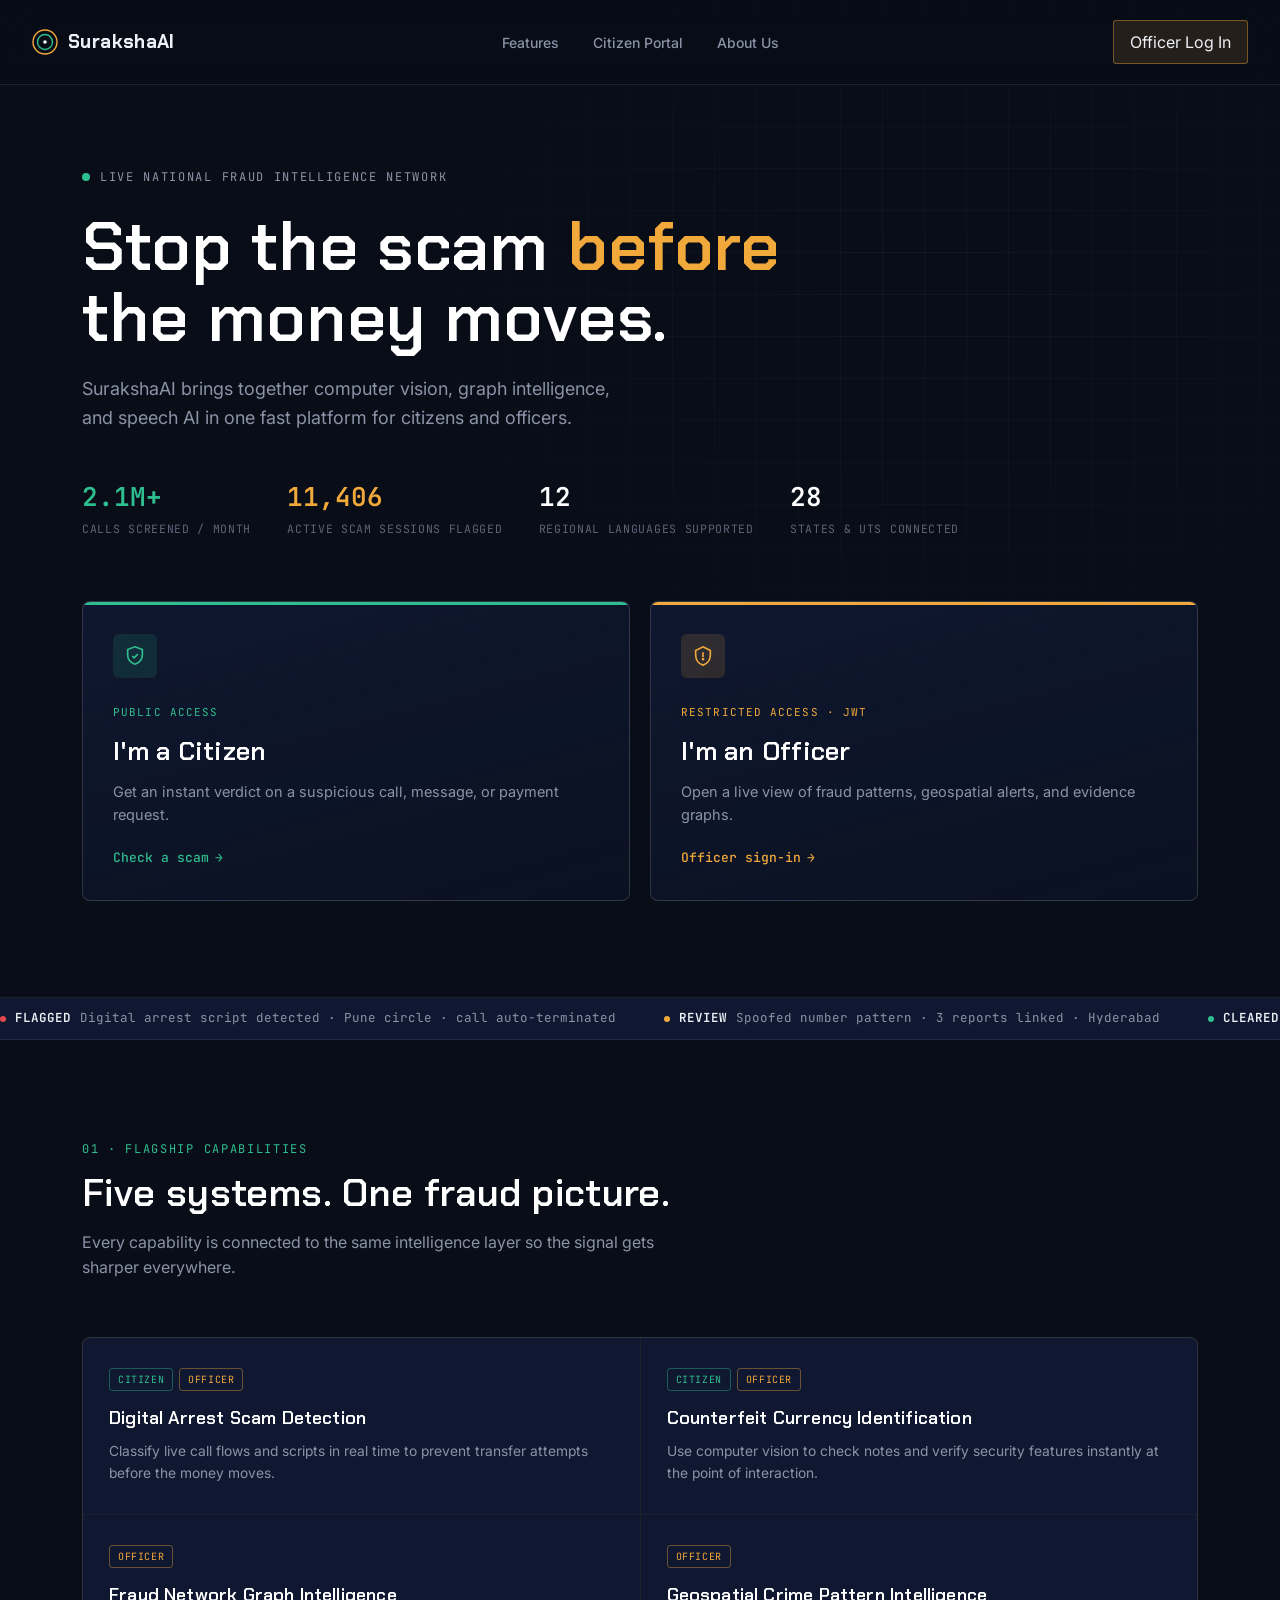
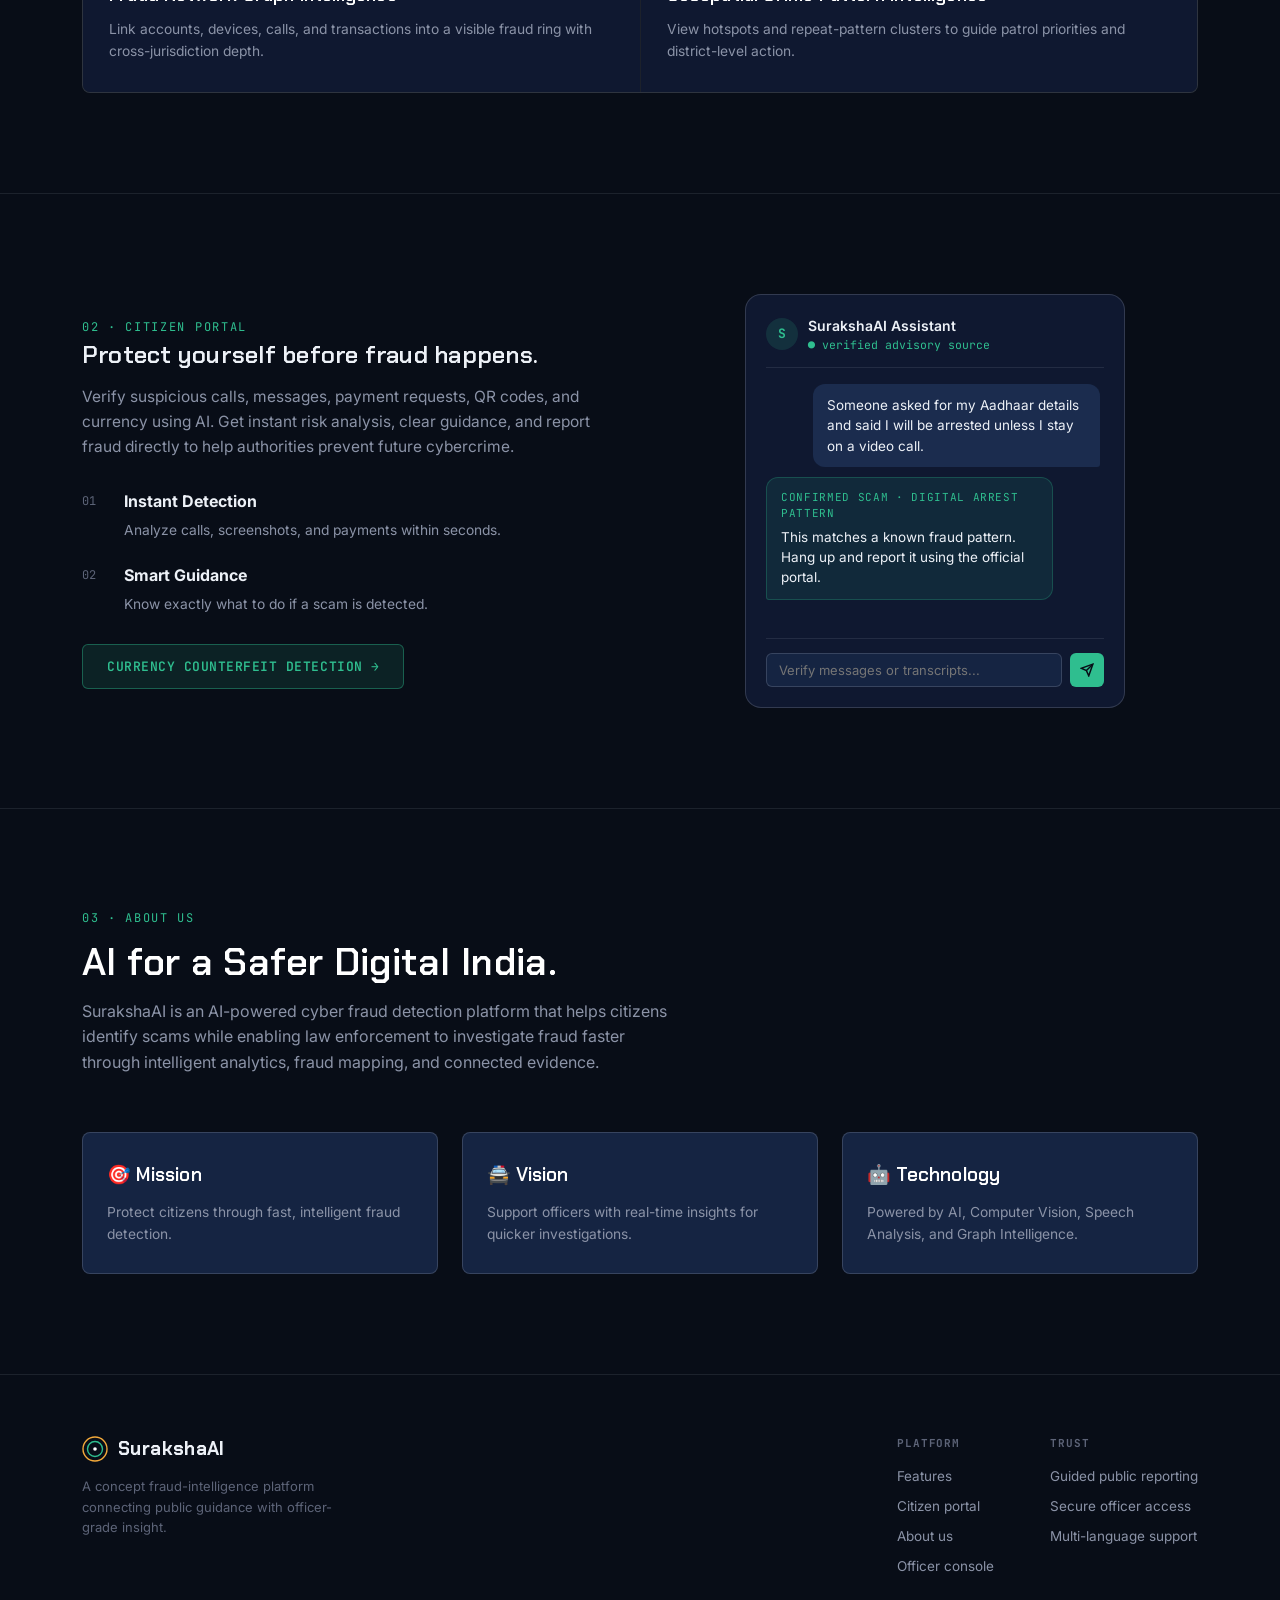
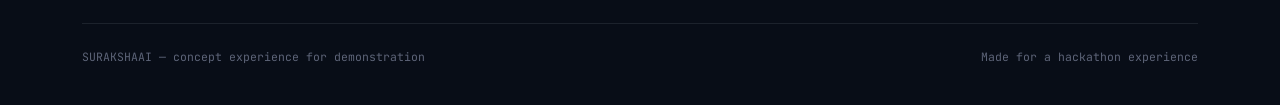
<file: frontend/index.html>
<!DOCTYPE html>
<html lang="en">

<head>
  <meta charset="UTF-8" />
  <meta name="viewport" content="width=device-width, initial-scale=1.0" />
  <title>SurakshaAI — India's AI Shield Against Fraud</title>
  <link rel="preconnect" href="https://fonts.googleapis.com" />
  <link
    href="https://fonts.googleapis.com/css2?family=Chakra+Petch:wght@400;500;600;700&family=Inter:wght@400;500;600;700;800&family=JetBrains+Mono:wght@400;500;600&display=swap"
    rel="stylesheet" />
  <link rel="stylesheet" href="style.css" />
</head>

<body>
  <nav class="nav">
    <a class="nav-logo" href="#top" aria-label="SurakshaAI home">
      <svg class="mark" viewBox="0 0 26 26" fill="none">
        <circle cx="13" cy="13" r="12" stroke="#F2A93B" stroke-width="1.4" />
        <circle cx="13" cy="13" r="7.5" stroke="#2FBE8F" stroke-width="1.4" />
        <circle cx="13" cy="13" r="1.8" fill="#fff" />
      </svg>
      <span>SurakshaAI</span>
    </a>

    <button type="button" class="nav-toggle" aria-label="Open navigation menu" aria-expanded="false"
      aria-controls="navMenu">
      <span></span>
      <span></span>
      <span></span>
    </button>

    <div class="nav-menu" id="navMenu">
      <div class="nav-links">
        <a href="#features">Features</a>
        <a href="#citizen-portal">Citizen Portal</a>
        <a href="#about">About Us</a>
      </div>
      <a href="login.html" class="nav-btn primary">Officer Log In</a>
    </div>
  </nav>

  <header class="hero" id="top">
    <div class="hero-bg">
      <div class="hero-grid"></div>
    </div>
    <div class="wrap hero-content">
      <div class="hero-top">
        <span class="pulse-dot"></span>
        <span class="eyebrow">Live national fraud intelligence network</span>
      </div>
      <h1>
        Stop the scam <span class="accent">before</span><br />
        the money moves.
      </h1>
      <p class="lede">
        SurakshaAI brings together computer vision, graph intelligence, and speech AI in one
        fast platform for citizens and officers.
      </p>

      <div class="hero-stats">
        <div>
          <div class="stat-num safe">2.1M+</div>
          <div class="stat-label">Calls screened / month</div>
        </div>
        <div>
          <div class="stat-num alert">11,406</div>
          <div class="stat-label">Active scam sessions flagged</div>
        </div>
        <div>
          <div class="stat-num">12</div>
          <div class="stat-label">Regional languages supported</div>
        </div>
        <div>
          <div class="stat-num">28</div>
          <div class="stat-label">States &amp; UTs connected</div>
        </div>
      </div>

      <div class="fork">
        <a href="#citizen-portal" class="fork-card citizen">
          <div class="fork-icon">
            <svg width="22" height="22" viewBox="0 0 24 24" fill="none" stroke="currentColor" stroke-width="1.8">
              <path d="M12 2l8 3v6c0 5-3.5 8.5-8 10-4.5-1.5-8-5-8-10V5l8-3z" />
              <path d="M9 12l2 2 4-4" />
            </svg>
          </div>
          <span class="role-tag">Public access</span>
          <h3>I'm a Citizen</h3>
          <p>Get an instant verdict on a suspicious call, message, or payment request.</p>
          <span class="go">Check a scam <span class="arrow">→</span></span>
        </a>

        <a href="login.html" class="fork-card officer">
          <div class="fork-icon">
            <svg width="22" height="22" viewBox="0 0 24 24" fill="none" stroke="currentColor" stroke-width="1.8">
              <path d="M12 2l8 4v5c0 5.5-3.4 9.8-8 11-4.6-1.2-8-5.5-8-11V6l8-4z" />
              <path d="M12 8v5" />
              <circle cx="12" cy="15.5" r="0.6" fill="currentColor" />
            </svg>
          </div>
          <span class="role-tag">Restricted access · JWT</span>
          <h3>I'm an Officer</h3>
          <p>Open a live view of fraud patterns, geospatial alerts, and evidence graphs.</p>
          <span class="go">Officer sign-in <span class="arrow">→</span></span>
        </a>
      </div>
    </div>
  </header>

  <div class="ticker-bar">
    <div class="ticker-track" id="tickerTrack"></div>
  </div>

  <section class="block" id="features">
    <div class="wrap">
      <div class="section-head">
        <span class="eyebrow" style="color: var(--safe);">01 · Flagship capabilities</span>
        <h2>Five systems. One fraud picture.</h2>
        <p>Every capability is connected to the same intelligence layer so the signal gets sharper everywhere.</p>
      </div>
      <div class="feat-grid">
        <a href="#citizen-portal" class="feat-card">
          <div class="tags"><span class="tag citizen">Citizen</span><span class="tag officer">Officer</span></div>
          <h3>Digital Arrest Scam Detection</h3>
          <p>Classify live call flows and scripts in real time to prevent transfer attempts before the money moves.</p>
        </a>
        <a href="#citizen-portal" class="feat-card">
          <div class="tags"><span class="tag citizen">Citizen</span><span class="tag officer">Officer</span></div>
          <h3>Counterfeit Currency Identification</h3>
          <p>Use computer vision to check notes and verify security features instantly at the point of interaction.</p>
        </a>
        <a href="login.html" class="feat-card">
          <div class="tags"><span class="tag officer">Officer</span></div>
          <h3>Fraud Network Graph Intelligence</h3>
          <p>Link accounts, devices, calls, and transactions into a visible fraud ring with cross-jurisdiction depth.
          </p>
        </a>
        <a href="login.html" class="feat-card">
          <div class="tags"><span class="tag officer">Officer</span></div>
          <h3>Geospatial Crime Pattern Intelligence</h3>
          <p>View hotspots and repeat-pattern clusters to guide patrol priorities and district-level action.</p>
        </a>
      </div>
    </div>
  </section>

  <section class="block" id="citizen-portal">
    <div class="wrap">
      <div class="split">
        <div>
          <span class="eyebrow" style="color: var(--safe);">02 · Citizen portal</span>
          <h2>Protect yourself before fraud happens.</h2>
          <p class="about-text">
            Verify suspicious calls, messages, payment requests, QR codes, and currency using AI. Get instant risk
            analysis, clear guidance, and report fraud directly to help authorities prevent future cybercrime.
          </p>
          <div class="track-list">
            <div class="track-item">
              <span class="idx">01</span>
              <div>
                <h4>Instant Detection</h4>
                <p>Analyze calls, screenshots, and payments within seconds.</p>
              </div>
            </div>
            <div class="track-item">
              <span class="idx">02</span>
              <div>
                <h4>Smart Guidance</h4>
                <p>Know exactly what to do if a scam is detected.</p>
              </div>
            </div>
          </div>
          <a href="counterfeit.html" class="btn-citizen-cta">
            Currency Counterfeit Detection
            <span class="arrow">→</span>
          </a>
        </div>
        <div class="split-visual">
          <div class="phone-mock">
            <div class="ph-head">
              <div class="ph-avatar">S</div>
              <div>
                <div class="ph-name">SurakshaAI Assistant</div>
                <div class="ph-status">● verified advisory source</div>
              </div>
            </div>
            <div class="ph-chat-history" id="chatHistory">
              <div class="bubble user">Someone asked for my Aadhaar details and said I will be arrested unless I stay on a video call.</div>
              <div class="bubble bot"><span class="verdict">Confirmed scam · Digital arrest pattern</span>This matches a known fraud pattern. Hang up and report it using the official portal.</div>
            </div>
            <form class="ph-input-area" id="chatForm">
              <input type="text" id="chatInput" placeholder="Verify messages or transcripts..." required />
              <button type="submit" aria-label="Verify scam text">
                <svg width="14" height="14" viewBox="0 0 24 24" fill="none" stroke="currentColor" stroke-width="2.5">
                  <line x1="22" y1="2" x2="11" y2="13"></line>
                  <polygon points="22 2 15 22 11 13 2 9 22 2"></polygon>
                </svg>
              </button>
            </form>
          </div>
        </div>
      </div>
    </div>
  </section>

  <section class="block" id="about">
    <div class="wrap">
      <div class="section-head">
        <span class="eyebrow" style="color: var(--safe);">03 · About us</span>
        <h2>AI for a Safer Digital India.</h2>
        <p>
          SurakshaAI is an AI-powered cyber fraud detection platform that helps citizens identify scams while enabling
          law enforcement to investigate fraud faster through intelligent analytics, fraud mapping, and connected
          evidence.
        </p>
      </div>
      <div class="about-grid">
        <div class="about-card">
          <h3>🎯 Mission</h3>
          <p>Protect citizens through fast, intelligent fraud detection.</p>
        </div>
        <div class="about-card">
          <h3>🚔 Vision</h3>
          <p>Support officers with real-time insights for quicker investigations.</p>
        </div>
        <div class="about-card">
          <h3>🤖 Technology</h3>
          <p>Powered by AI, Computer Vision, Speech Analysis, and Graph Intelligence.</p>
        </div>
      </div>
    </div>
  </section>

  <footer>
    <div class="wrap">
      <div class="footer-top">
        <div class="footer-brand">
          <div class="nav-logo">
            <svg class="mark" viewBox="0 0 26 26" fill="none">
              <circle cx="13" cy="13" r="12" stroke="#F2A93B" stroke-width="1.4" />
              <circle cx="13" cy="13" r="7.5" stroke="#2FBE8F" stroke-width="1.4" />
              <circle cx="13" cy="13" r="1.8" fill="#fff" />
            </svg>
            <span>SurakshaAI</span>
          </div>
          <p>A concept fraud-intelligence platform connecting public guidance with officer-grade insight.</p>
        </div>
        <div class="footer-cols">
          <div class="footer-col">
            <h5>Platform</h5>
            <a href="#features">Features</a>
            <a href="#citizen-portal">Citizen portal</a>
            <a href="#about">About us</a>
            <a href="login.html">Officer console</a>
          </div>
          <div class="footer-col">
            <h5>Trust</h5>
            <span>Guided public reporting</span>
            <span>Secure officer access</span>
            <span>Multi-language support</span>
          </div>
        </div>
      </div>
      <div class="footer-bottom">
        <span>SURAKSHAAI — concept experience for demonstration</span>
        <span>Made for a hackathon experience</span>
      </div>
    </div>
  </footer>

  <div class="modal-overlay" id="authModal" hidden>
    <div class="modal-card" role="dialog" aria-modal="true" aria-labelledby="modalTitle">
      <button class="modal-close" type="button" aria-label="Close sign in dialog">×</button>
      <p class="eyebrow">Choose your path</p>
      <h3 id="modalTitle">Sign Up / Log In</h3>
      <p class="modal-lede">
        Select how you want to continue. Citizens get quick fraud guidance; officers access the secure command console.
      </p>
      <div class="modal-actions">
        <a href="login.html" class="modal-option citizen">
          <span class="modal-badge">Citizen</span>
          <strong>Citizen Sign Up / Log In</strong>
          <p>Check suspicious calls, messages, or payment requests and get guided next steps.</p>
        </a>
        <a href="login.html" class="modal-option officer">
          <span class="modal-badge">Officer</span>
          <strong>Officer Sign Up / Log In</strong>
          <p>Access live fraud patterns, geospatial alerts, and evidence graphs with secure sign-in.</p>
        </a>
      </div>
    </div>
  </div>

  <script src="script.js"></script>
</body>

</html>
</file>
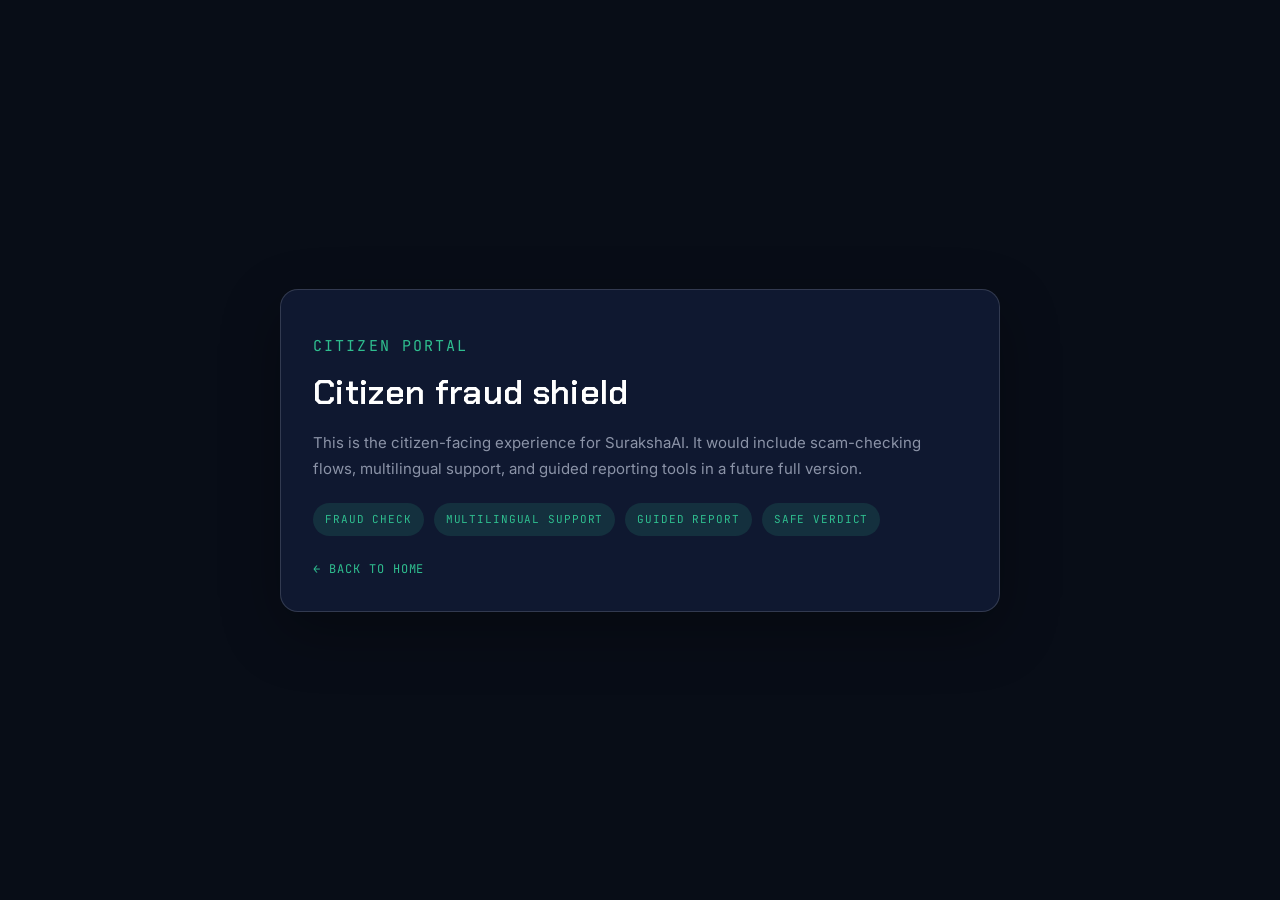
<file: frontend/citizen.html>
<!DOCTYPE html>
<html lang="en">
  <head>
    <meta charset="UTF-8" />
    <meta name="viewport" content="width=device-width, initial-scale=1.0" />
    <title>Citizen Portal — SurakshaAI</title>
    <link rel="preconnect" href="https://fonts.googleapis.com" />
    <link
      href="https://fonts.googleapis.com/css2?family=Chakra+Petch:wght@400;500;600;700&family=Inter:wght@400;500;600;700;800&family=JetBrains+Mono:wght@400;500;600&display=swap"
      rel="stylesheet"
    />
    <link rel="stylesheet" href="style.css" />
    <style>
      body {
        min-height: 100vh;
        display: flex;
        align-items: center;
        justify-content: center;
        padding: 40px 20px;
      }
      .page-card {
        width: min(720px, 100%);
        background: var(--surface);
        border: 1px solid var(--line-strong);
        border-radius: 18px;
        padding: 32px;
        box-shadow: 0 20px 60px rgba(0, 0, 0, 0.3);
      }
      .page-card h1 {
        font-size: 34px;
        color: #fff;
        margin-top: 8px;
      }
      .page-card p {
        color: var(--muted);
        margin-top: 12px;
        font-size: 15px;
        line-height: 1.7;
      }
      .page-badges {
        display: flex;
        flex-wrap: wrap;
        gap: 10px;
        margin-top: 22px;
      }
      .page-badges span {
        padding: 8px 12px;
        border-radius: 999px;
        background: rgba(47, 190, 143, 0.15);
        color: var(--safe);
        font-family: var(--font-mono);
        font-size: 11px;
        text-transform: uppercase;
        letter-spacing: 0.08em;
      }
      .back-link {
        display: inline-block;
        margin-top: 24px;
        color: var(--safe);
        font-family: var(--font-mono);
        font-size: 12px;
        text-transform: uppercase;
        letter-spacing: 0.08em;
      }
    </style>
  </head>
  <body>
    <div class="page-card">
      <p class="eyebrow" style="color: var(--safe);">Citizen portal</p>
      <h1>Citizen fraud shield</h1>
      <p>This is the citizen-facing experience for SurakshaAI. It would include scam-checking flows, multilingual support, and guided reporting tools in a future full version.</p>
      <div class="page-badges">
        <span>Fraud check</span>
        <span>Multilingual support</span>
        <span>Guided report</span>
        <span>Safe verdict</span>
      </div>
      <a class="back-link" href="Index.html">← Back to home</a>
    </div>
  </body>
</html>
</file>
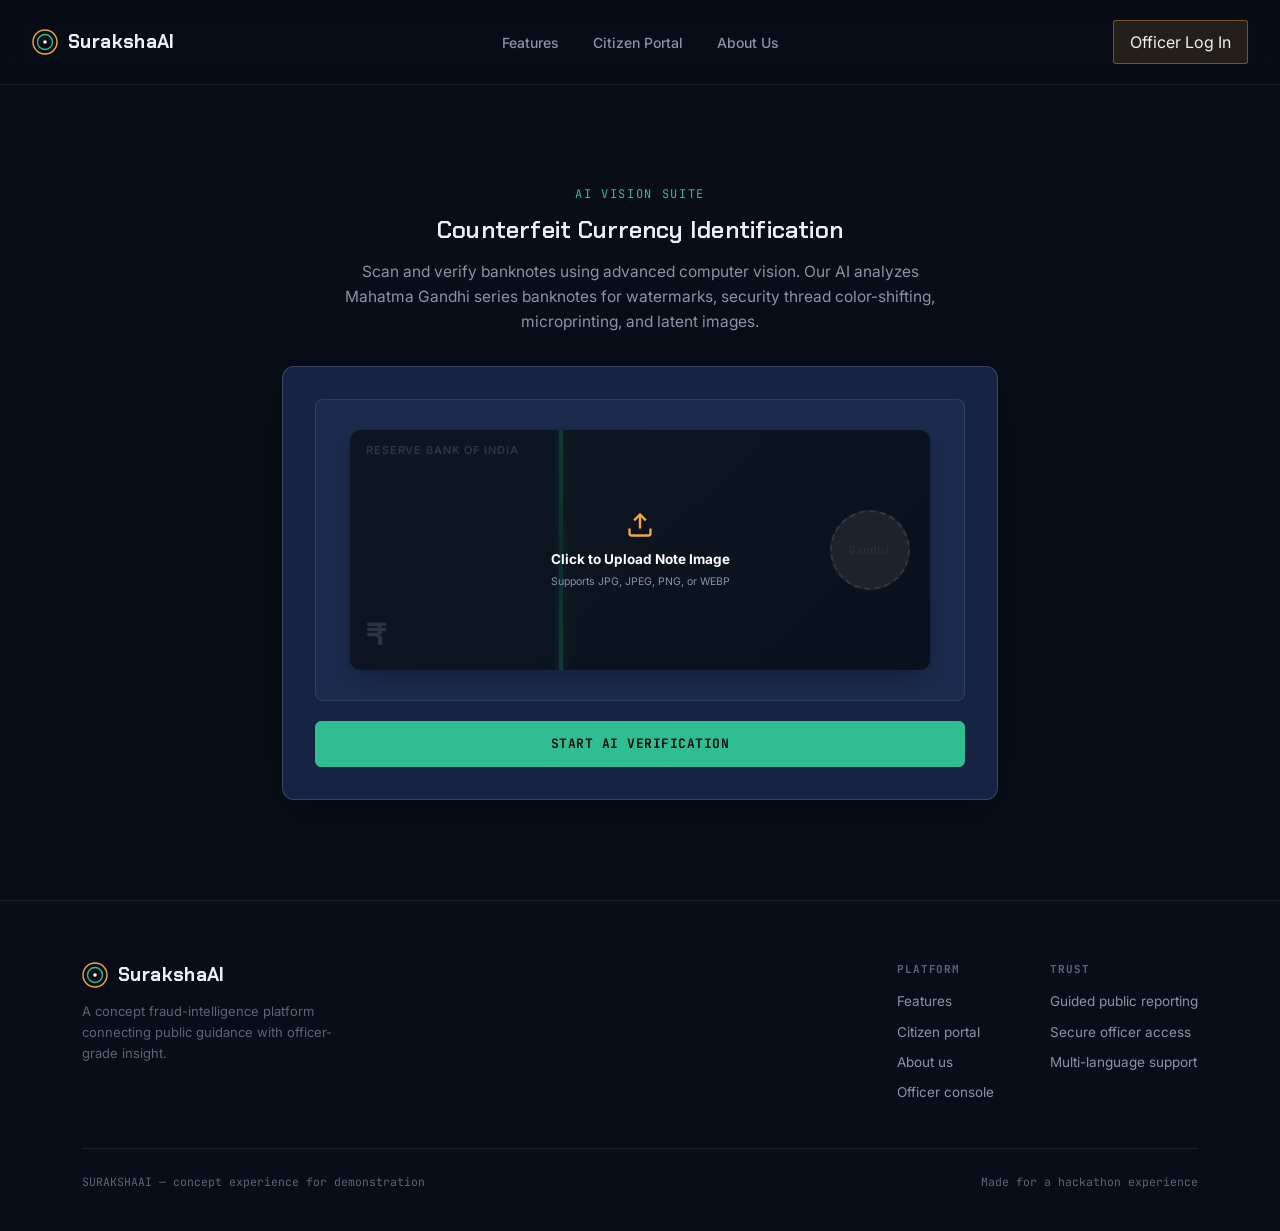
<file: frontend/counterfeit.html>
<!DOCTYPE html>
<html lang="en">

<head>
  <meta charset="UTF-8" />
  <meta name="viewport" content="width=device-width, initial-scale=1.0" />
  <title>Counterfeit Currency Identification — SurakshaAI</title>
  <link rel="preconnect" href="https://fonts.googleapis.com" />
  <link
    href="https://fonts.googleapis.com/css2?family=Chakra+Petch:wght@400;500;600;700&family=Inter:wght@400;500;600;700;800&family=JetBrains+Mono:wght@400;500;600&display=swap"
    rel="stylesheet" />
  <link rel="stylesheet" href="style.css" />
  <style>
    .scanner-container {
      background: var(--surface-2);
      border: 1px solid var(--line-strong);
      border-radius: 12px;
      padding: 32px;
      margin-top: 28px;
      box-shadow: 0 12px 48px rgba(0, 0, 0, 0.25);
    }

    .scanner-body {
      position: relative;
      background: var(--surface-3);
      border: 1px solid var(--line);
      border-radius: 8px;
      padding: 30px;
      display: flex;
      justify-content: center;
      align-items: center;
      overflow: hidden;
    }

    .note-viewport {
      position: relative;
      width: 100%;
      max-width: 580px;
      height: 240px;
      overflow: hidden;
      border-radius: 10px;
      box-shadow: 0 8px 24px rgba(0, 0, 0, 0.25);
      margin: 0 auto;
    }

    .note-graphic {
      position: relative;
      width: 100%;
      height: 100%;
      border-radius: 6px;
      display: flex;
      align-items: center;
      justify-content: center;
      font-family: var(--font-display);
      transition: all 0.3s ease;
    }

    /* Generic Banknote representation styling */
    .note-details-generic {
      position: relative;
      width: 100%;
      height: 100%;
      background: linear-gradient(135deg, #1f2d3d 0%, #0d1b2a 100%);
      color: var(--muted);
      padding: 16px;
      border-radius: 6px;
      box-sizing: border-box;
    }

    .note-val {
      position: absolute;
      bottom: 12px;
      left: 16px;
      font-size: 32px;
      font-weight: 700;
      opacity: 0.95;
    }

    .note-title {
      position: absolute;
      top: 12px;
      left: 16px;
      font-size: 11px;
      letter-spacing: 0.08em;
      font-weight: 600;
      font-family: var(--font-body);
    }

    .note-gandhi {
      position: absolute;
      right: 20px;
      top: 50%;
      transform: translateY(-50%);
      width: 80px;
      height: 80px;
      background: rgba(255, 255, 255, 0.25);
      border-radius: 50%;
      border: 2px dashed rgba(255, 255, 255, 0.4);
      display: flex;
      align-items: center;
      justify-content: center;
    }

    .note-gandhi::before {
      content: 'Gandhi';
      font-size: 11px;
      font-family: var(--font-mono);
      opacity: 0.7;
    }

    .note-thread {
      position: absolute;
      left: 36%;
      top: 0;
      bottom: 0;
      width: 4px;
      background: linear-gradient(to bottom, #2f9f7a 0%, #217357 50%, #2f9f7a 100%);
      box-shadow: 0 0 8px rgba(47, 190, 143, 0.6);
      transition: background 0.3s ease;
    }

    /* Scanner Laser animation line */
    .scan-laser {
      position: absolute;
      left: 0;
      right: 0;
      height: 3px;
      background: #2fbe8f;
      box-shadow: 0 0 16px 4px rgba(47, 190, 143, 0.8);
      z-index: 5;
      top: 0;
      display: none;
    }

    @keyframes laserMove {
      0% {
        top: 0%;
      }

      50% {
        top: 100%;
      }

      100% {
        top: 0%;
      }
    }

    .note-viewport.scanning .scan-laser {
      display: block;
      animation: laserMove 2s infinite ease-in-out;
    }

    .scanner-controls {
      margin-top: 20px;
      display: flex;
      flex-direction: column;
      gap: 12px;
    }

    .btn-scan {
      width: 100%;
      padding: 12px;
      background: var(--safe);
      border: 1px solid var(--safe);
      color: #080d17;
      font-weight: 700;
      border-radius: 6px;
      font-size: 13px;
      font-family: var(--font-mono);
      text-transform: uppercase;
      letter-spacing: 0.04em;
      transition: all 0.2s ease;
    }

    .btn-scan:hover {
      background: rgba(47, 190, 143, 0.85);
      transform: translateY(-1px);
      box-shadow: 0 4px 12px rgba(47, 190, 143, 0.2);
    }

    .btn-scan:disabled {
      opacity: 0.5;
      cursor: not-allowed;
      transform: none;
      box-shadow: none;
    }

    .scan-progress {
      display: flex;
      flex-direction: column;
      gap: 8px;
      text-align: center;
    }

    .progress-bar {
      width: 100%;
      height: 6px;
      background: var(--surface-3);
      border-radius: 3px;
      overflow: hidden;
    }

    .progress-fill {
      width: 0%;
      height: 100%;
      background: var(--safe);
      border-radius: 3px;
      transition: width 0.1s linear;
    }

    .progress-status {
      font-family: var(--font-mono);
      font-size: 11px;
      color: var(--muted);
    }

    .scan-results {
      margin-top: 24px;
      border-top: 1px solid var(--line);
      padding-top: 20px;
      animation: fadeIn 0.4s ease;
    }

    @keyframes fadeIn {
      from {
        opacity: 0;
        transform: translateY(8px);
      }

      to {
        opacity: 1;
        transform: translateY(0);
      }
    }

    .result-header {
      display: flex;
      justify-content: space-between;
      align-items: center;
      margin-bottom: 16px;
    }

    .status-badge {
      font-family: var(--font-mono);
      font-size: 11.5px;
      font-weight: 700;
      letter-spacing: 0.04em;
      padding: 4px 10px;
      border-radius: 4px;
    }

    .status-badge.genuine {
      background: rgba(47, 190, 143, 0.12);
      color: var(--safe);
      border: 1px solid rgba(47, 190, 143, 0.3);
    }

    .confidence {
      font-family: var(--font-mono);
      font-size: 12px;
      color: var(--muted);
    }

    .result-list {
      display: flex;
      flex-direction: column;
      gap: 14px;
    }

    .result-item {
      display: flex;
      gap: 12px;
      align-items: flex-start;
    }

    .result-item .bullet {
      color: var(--safe);
      font-weight: 700;
      font-size: 14px;
    }

    .result-item strong {
      font-size: 14px;
      color: var(--text);
      display: block;
      margin-bottom: 3px;
    }

    .result-item p {
      font-size: 12.5px;
      color: var(--muted);
      line-height: 1.5;
    }
  </style>
</head>

<body>
  <nav class="nav">
    <a class="nav-logo" href="index.html" aria-label="SurakshaAI home">
      <svg class="mark" viewBox="0 0 26 26" fill="none">
        <circle cx="13" cy="13" r="12" stroke="#F2A93B" stroke-width="1.4" />
        <circle cx="13" cy="13" r="7.5" stroke="#2FBE8F" stroke-width="1.4" />
        <circle cx="13" cy="13" r="1.8" fill="#fff" />
      </svg>
      <span>SurakshaAI</span>
    </a>

    <button type="button" class="nav-toggle" aria-label="Open navigation menu" aria-expanded="false"
      aria-controls="navMenu">
      <span></span>
      <span></span>
      <span></span>
    </button>

    <div class="nav-menu" id="navMenu">
      <div class="nav-links">
        <a href="index.html#features">Features</a>
        <a href="index.html#citizen-portal">Citizen Portal</a>
        <a href="index.html#about">About Us</a>
      </div>
      <a href="login.html" class="nav-btn primary">Officer Log In</a>
    </div>
  </nav>



  <section class="block" id="counterfeit-section" style="margin-top: 80px;">
    <div class="wrap" style="max-width: 780px;">
      <div style="text-align: center; margin-bottom: 32px;">
        <span class="eyebrow" style="color: var(--safe);">AI Vision Suite</span>
        <h2 style="margin-top: 8px;">Counterfeit Currency Identification</h2>
        <p class="about-text" style="margin-bottom: 0; max-width: 600px; margin-left: auto; margin-right: auto;">
          Scan and verify banknotes using advanced computer vision. Our AI analyzes Mahatma Gandhi series
          banknotes for watermarks, security thread color-shifting, microprinting, and latent images.
        </p>
      </div>

          <!-- Interactive Scanner Interface -->
          <div class="scanner-container">
            <div class="scanner-body">
              <div class="note-viewport" id="noteViewport" onclick="triggerNoteUpload()"
                style="cursor: pointer; position: relative;">
                <div class="scan-laser"></div>

                <!-- Click placeholder prompt -->
                <div id="uploadPrompt"
                  style="position: absolute; inset: 0; display: flex; flex-direction: column; align-items: center; justify-content: center; background: rgba(8, 13, 23, 0.7); z-index: 5; text-align: center; padding: 20px; transition: opacity 0.25s ease;">
                  <svg width="28" height="28" viewBox="0 0 24 24" fill="none" stroke="var(--alert)" stroke-width="2"
                    style="margin-bottom: 10px;">
                    <path d="M21 15v4a2 2 0 0 1-2 2H5a2 2 0 0 1-2-2v-4"></path>
                    <polyline points="17 8 12 3 7 8"></polyline>
                    <line x1="12" y1="3" x2="12" y2="15"></line>
                  </svg>
                  <strong style="color: #fff; font-size: 13.5px; font-family: var(--font-body);">Click to Upload Note
                    Image</strong>
                  <span
                    style="font-size: 10.5px; color: var(--muted); margin-top: 4px; font-family: var(--font-body);">Supports
                    JPG, JPEG, PNG, or WEBP</span>
                </div>

                <div class="note-graphic" id="noteGraphic"
                  style="width: 100%; height: 100%; transition: background 0.3s ease;">
                  <div class="note-details-generic" id="noteDetailsGeneric">
                    <span class="note-val">₹</span>
                    <span class="note-title">RESERVE BANK OF INDIA</span>
                    <div class="note-gandhi"></div>
                    <div class="note-thread"></div>
                  </div>
                </div>
              </div>
            </div>

            <div class="scanner-controls">
              <input type="file" id="noteImageInput" accept="image/jpeg,image/png,image/jpg,image/webp"
                style="display: none;" onchange="handleNoteFileSelect(event)" />
              <button type="button" class="btn-scan" id="btnScan" onclick="startScan()">Start AI Verification</button>
              <div class="scan-progress" id="scanProgress" style="display: none;">
                <div class="progress-bar">
                  <div class="progress-fill" id="progressFill"></div>
                </div>
                <span class="progress-status" id="progressStatus">Analyzing note...</span>
              </div>
            </div>

            <!-- Analysis Results -->
            <div class="scan-results" id="scanResults" style="display: none;">
              <div class="result-header" id="resultHeader">
                <!-- Rendered dynamically -->
              </div>
              <div class="result-list" id="resultList">
                <!-- Rendered dynamically -->
              </div>
            </div>
          </div>
    </div>
  </section>

  <footer>
    <div class="wrap">
      <div class="footer-top">
        <div class="footer-brand">
          <div class="nav-logo">
            <svg class="mark" viewBox="0 0 26 26" fill="none">
              <circle cx="13" cy="13" r="12" stroke="#F2A93B" stroke-width="1.4" />
              <circle cx="13" cy="13" r="7.5" stroke="#2FBE8F" stroke-width="1.4" />
              <circle cx="13" cy="13" r="1.8" fill="#fff" />
            </svg>
            <span>SurakshaAI</span>
          </div>
          <p>A concept fraud-intelligence platform connecting public guidance with officer-grade insight.</p>
        </div>
        <div class="footer-cols">
          <div class="footer-col">
            <h5>Platform</h5>
            <a href="index.html#features">Features</a>
            <a href="index.html#citizen-portal">Citizen portal</a>
            <a href="index.html#about">About us</a>
            <a href="login.html">Officer console</a>
          </div>
          <div class="footer-col">
            <h5>Trust</h5>
            <span>Guided public reporting</span>
            <span>Secure officer access</span>
            <span>Multi-language support</span>
          </div>
        </div>
      </div>
      <div class="footer-bottom">
        <span>SURAKSHAAI — concept experience for demonstration</span>
        <span>Made for a hackathon experience</span>
      </div>
    </div>
  </footer>

  <div class="modal-overlay" id="authModal" hidden>
    <div class="modal-card" role="dialog" aria-modal="true" aria-labelledby="modalTitle">
      <button class="modal-close" type="button" aria-label="Close sign in dialog">×</button>
      <p class="eyebrow">Choose your path</p>
      <h3 id="modalTitle">Sign Up / Log In</h3>
      <p class="modal-lede">
        Select how you want to continue. Citizens get quick fraud guidance; officers access the secure command console.
      </p>
      <div class="modal-actions">
        <a href="login.html" class="modal-option citizen">
          <span class="modal-badge">Citizen</span>
          <strong>Citizen Sign Up / Log In</strong>
          <p>Check suspicious calls, messages, or payment requests and get guided next steps.</p>
        </a>
        <a href="login.html" class="modal-option officer">
          <span class="modal-badge">Officer</span>
          <strong>Officer Sign Up / Log In</strong>
          <p>Access live fraud patterns, geospatial alerts, and evidence graphs with secure sign-in.</p>
        </a>
      </div>
    </div>
  </div>

  <script src="script.js"></script>
  <script>
    let uploadedNoteFile = null;

    function triggerNoteUpload() {
      if (document.getElementById('btnScan').disabled) return;
      document.getElementById('noteImageInput').click();
    }

    function handleNoteFileSelect(event) {
      const file = event.target.files[0];
      if (!file) return;

      uploadedNoteFile = file;

      const reader = new FileReader();
      reader.onload = (e) => {
        const noteGraphic = document.getElementById('noteGraphic');
        noteGraphic.style.backgroundImage = `url(${e.target.result})`;
        noteGraphic.style.backgroundSize = 'contain';
        noteGraphic.style.backgroundPosition = 'center';
        noteGraphic.style.backgroundRepeat = 'no-repeat';

        // Dim placeholder overlays
        const gen = document.getElementById('noteDetailsGeneric');
        if (gen) gen.style.opacity = '0.04';
        document.getElementById('uploadPrompt').style.opacity = '0';
        setTimeout(() => {
          document.getElementById('uploadPrompt').style.display = 'none';
        }, 250);
      };
      reader.readAsDataURL(file);

      document.getElementById('scanResults').style.display = 'none';
    }

    function startScan() {
      if (!uploadedNoteFile) {
        alert("Please upload a banknote image first by clicking on the scanner viewport area!");
        triggerNoteUpload();
        return;
      }

      const btnScan = document.getElementById('btnScan');
      const scanProgress = document.getElementById('scanProgress');
      const progressFill = document.getElementById('progressFill');
      const progressStatus = document.getElementById('progressStatus');
      const scanResults = document.getElementById('scanResults');
      const noteViewport = document.getElementById('noteViewport');

      btnScan.disabled = true;
      scanResults.style.display = 'none';
      scanProgress.style.display = 'block';
      progressFill.style.width = '0%';
      noteViewport.classList.add('scanning');

      let progress = 0;
      const stages = [
        { threshold: 25, label: "Extracting RGB channels and UV fluorescence spectra..." },
        { threshold: 55, label: "Analyzing watermark alignment indexes..." },
        { threshold: 85, label: "Verifying security thread micro-inscriptions..." },
        { threshold: 100, label: "Scan complete!" }
      ];

      let scanData = null;
      let apiError = null;

      const formData = new FormData();
      formData.append('file', uploadedNoteFile);

      fetch('http://localhost:8000/api/currency/scan', {
        method: 'POST',
        body: formData
      })
        .then(res => {
          if (!res.ok) return res.text().then(t => { throw new Error(t); });
          return res.json();
        })
        .then(data => {
          scanData = data;
        })
        .catch(err => {
          console.error('[scan] API error:', err);
          apiError = err.message;
        });

      const interval = setInterval(() => {
        if (progress >= 90 && !scanData && !apiError) {
          return;
        }

        progress += 2;
        progressFill.style.width = `${progress}%`;

        const currentStage = stages.find(s => progress <= s.threshold);
        if (currentStage) {
          progressStatus.textContent = currentStage.label;
        }

        if (progress >= 100) {
          clearInterval(interval);
          noteViewport.classList.remove('scanning');
          scanProgress.style.display = 'none';
          btnScan.disabled = false;

          if (apiError) {
            alert("Unable to complete AI check. Falling back to offline advisory. Helpline: 1930");
            return;
          }

          const resultHeader = document.getElementById("resultHeader");
          const resultList = document.getElementById("resultList");

          if (scanData.is_genuine) {
            resultHeader.innerHTML = `
                <span class="status-badge genuine">● VERIFIED GENUINE</span>
                <span class="confidence">${(scanData.confidence * 100).toFixed(0)}% Match</span>
              `;
            resultList.innerHTML = `
                <div class="result-item">
                  <span class="bullet" style="color: var(--safe); font-weight: bold; margin-right: 8px;">✓</span>
                  <div>
                    <strong>Security Verification Passed</strong>
                    <p>Verified Mahatma Gandhi watermark alignment profile, optically variable ink (OVI) security thread color parameters, and microtext details.</p>
                  </div>
                </div>
                <div class="result-item">
                  <span class="bullet" style="color: var(--safe); font-weight: bold; margin-right: 8px;">✓</span>
                  <div>
                    <strong>Fluorescence Profile</strong>
                    <p>${scanData.uv_simulation_note}</p>
                  </div>
                </div>
              `;
          } else {
            resultHeader.innerHTML = `
                <span class="status-badge counterfeit" style="background: rgba(229, 72, 77, 0.15); color: var(--danger); border: 1px solid rgba(229, 72, 77, 0.35);">● FLAGGED SUSPECT / COUNTERFEIT</span>
                <span class="confidence" style="color: var(--danger); font-weight: bold;">${(scanData.confidence * 100).toFixed(0)}% Match</span>
              `;

            let flagItemsHtml = scanData.red_flags.map(flag => `
                <div class="result-item">
                  <span class="bullet" style="color: var(--danger); font-weight: bold; margin-right: 8px;">✗</span>
                  <div>
                    <strong>Security Red Flag Mapped</strong>
                    <p style="color: var(--danger); margin: 2px 0 0;">${flag}</p>
                  </div>
                </div>
              `).join('');

            resultList.innerHTML = `
                ${flagItemsHtml}
                <div class="result-item">
                  <span class="bullet" style="color: var(--danger); font-weight: bold; margin-right: 8px;">✗</span>
                  <div>
                    <strong>Fluorescence Pattern Warning</strong>
                    <p>${scanData.uv_simulation_note}</p>
                  </div>
                </div>
              `;
          }

          scanResults.style.display = 'block';
        }
      }, 50);
    }
  </script>
</body>

</html>
</file>
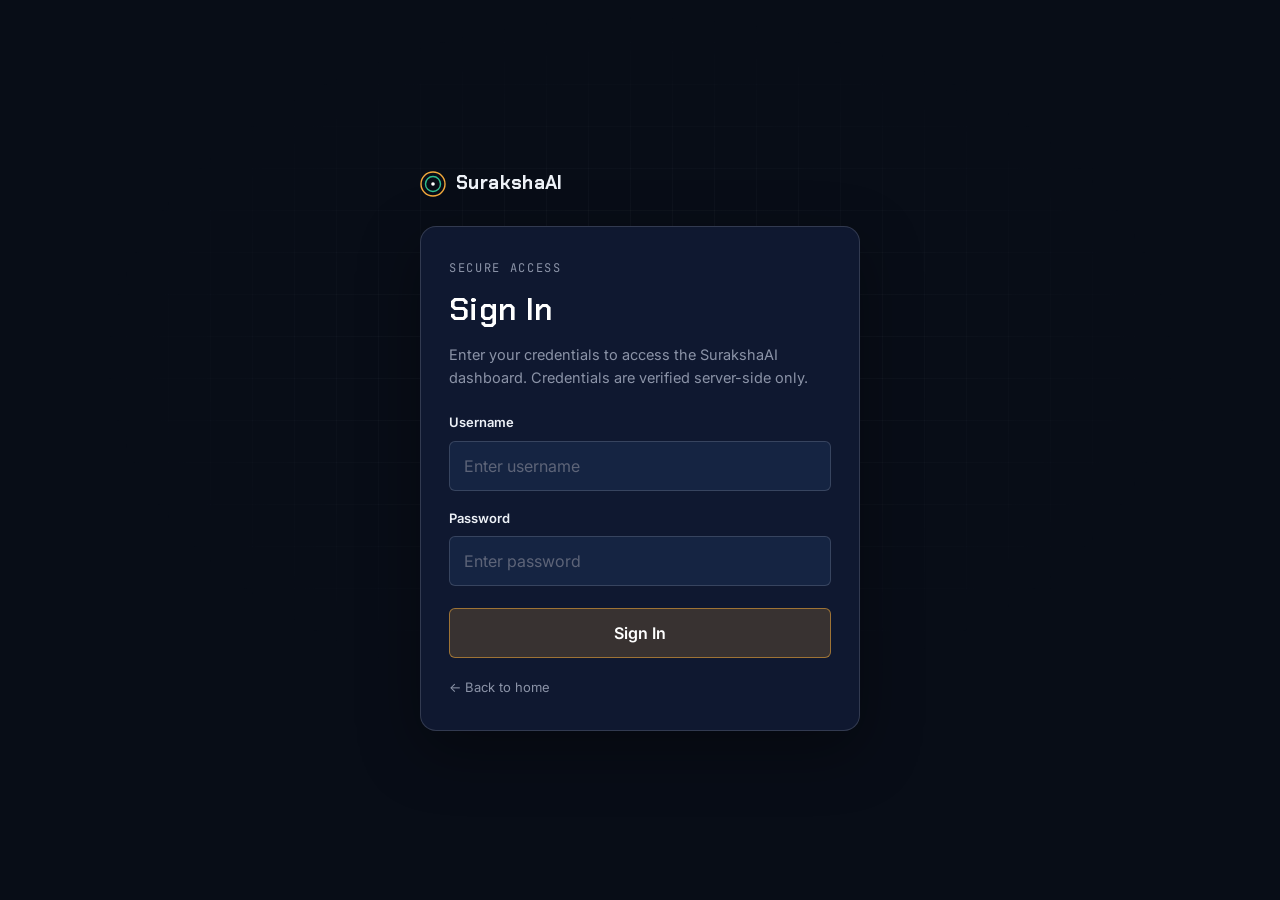
<file: frontend/login.html>
<!DOCTYPE html>
<html lang="en">
  <head>
    <meta charset="UTF-8" />
    <meta name="viewport" content="width=device-width, initial-scale=1.0" />
    <title>Sign In — SurakshaAI</title>
    <link rel="preconnect" href="https://fonts.googleapis.com" />
    <link
      href="https://fonts.googleapis.com/css2?family=Chakra+Petch:wght@400;500;600;700&family=Inter:wght@400;500;600;700;800&family=JetBrains+Mono:wght@400;500;600&display=swap"
      rel="stylesheet"
    />
    <link rel="stylesheet" href="style.css" />
  </head>
  <body class="login-page">
    <div class="login-bg">
      <div class="hero-grid"></div>
    </div>

    <main class="login-shell">
      <a class="nav-logo login-brand" href="index.html" aria-label="Back to SurakshaAI home">
        <svg class="mark" viewBox="0 0 26 26" fill="none">
          <circle cx="13" cy="13" r="12" stroke="#F2A93B" stroke-width="1.4" />
          <circle cx="13" cy="13" r="7.5" stroke="#2FBE8F" stroke-width="1.4" />
          <circle cx="13" cy="13" r="1.8" fill="#fff" />
        </svg>
        <span>SurakshaAI</span>
      </a>

      <section class="login-card" aria-labelledby="loginTitle">
        <p class="eyebrow">Secure access</p>
        <h1 id="loginTitle">Sign In</h1>
        <p class="login-lede">
          Enter your credentials to access the SurakshaAI dashboard. Credentials are verified server-side only.
        </p>

        <form id="loginForm" class="login-form" novalidate>
          <div class="form-field">
            <label for="username">Username</label>
            <input
              type="text"
              id="username"
              name="username"
              autocomplete="username"
              required
              placeholder="Enter username"
            />
          </div>

          <div class="form-field">
            <label for="password">Password</label>
            <input
              type="password"
              id="password"
              name="password"
              autocomplete="current-password"
              required
              placeholder="Enter password"
            />
          </div>

          <p id="loginError" class="login-message error" role="alert" hidden></p>
          <p id="loginSuccess" class="login-message success" role="status" hidden></p>

          <button type="submit" class="login-submit" id="loginSubmit">Sign In</button>
        </form>

        <p class="login-footer-note">
          <a href="index.html">← Back to home</a>
        </p>
      </section>
    </main>

    <script src="script.js"></script>
  </body>
</html>
</file>
<file: frontend/style.css>
:root {
  --ink: #080d17;
  --surface: #0f1830;
  --surface-2: #152442;
  --surface-3: #1b2c4e;
  --line: rgba(230, 236, 248, 0.09);
  --line-strong: rgba(230, 236, 248, 0.16);
  --text: #edf1f7;
  --muted: #8b93a7;
  --muted-2: #5d6478;
  --safe: #2fbe8f;
  --alert: #f2a93b;
  --danger: #e5484d;
  --chakra: #3e6fe0;
  --font-display: 'Chakra Petch', sans-serif;
  --font-body: 'Inter', sans-serif;
  --font-mono: 'JetBrains Mono', monospace;
}

* {
  box-sizing: border-box;
  margin: 0;
  padding: 0;
}

html {
  scroll-behavior: smooth;
}

body {
  background: var(--ink);
  color: var(--text);
  font-family: var(--font-body);
  line-height: 1.5;
  overflow-x: hidden;
}

a {
  color: inherit;
  text-decoration: none;
}

button {
  font: inherit;
  cursor: pointer;
}

img,
svg {
  display: block;
  max-width: 100%;
}

.wrap {
  max-width: 1180px;
  margin: 0 auto;
  padding: 0 32px;
}

.eyebrow {
  font-family: var(--font-mono);
  font-size: 12px;
  letter-spacing: 0.14em;
  text-transform: uppercase;
  color: var(--muted);
}

h1,
h2,
h3 {
  font-family: var(--font-display);
  font-weight: 600;
  letter-spacing: 0.01em;
}

.nav {
  position: fixed;
  inset: 0 0 auto 0;
  z-index: 100;
  display: grid;
  grid-template-columns: 1fr auto 1fr;
  align-items: center;
  gap: 20px;
  padding: 20px 32px;
  background: rgba(8, 13, 23, 0.72);
  backdrop-filter: blur(14px);
  border-bottom: 1px solid var(--line);
}

.nav-logo {
  display: flex;
  justify-self: start;
  align-items: center;
  gap: 10px;
  font-family: var(--font-display);
  font-size: 19px;
  font-weight: 700;
  letter-spacing: 0.02em;
}

.nav-logo .mark {
  width: 26px;
  height: 26px;
}

.nav-menu {
  display: contents;
}

.nav-links {
  grid-column: 2;
  justify-self: center;
  display: flex;
  align-items: center;
  gap: 34px;
  font-size: 14px;
  font-weight: 500;
  color: var(--muted);
}

.nav-menu .nav-btn {
  grid-column: 3;
  justify-self: end;
}

.nav-links a {
  transition: color 0.2s ease;
}

.nav-links a:hover {
  color: var(--text);
}

.nav-toggle {
  display: none;
  grid-column: 3;
  justify-self: end;
  flex-direction: column;
  justify-content: center;
  gap: 5px;
  width: 40px;
  height: 40px;
  padding: 0;
  border: 1px solid var(--line-strong);
  border-radius: 4px;
  background: transparent;
  color: var(--text);
}

.nav-toggle span {
  display: block;
  width: 18px;
  height: 2px;
  margin: 0 auto;
  background: currentColor;
  border-radius: 1px;
  transition: transform 0.25s ease, opacity 0.25s ease;
}

.nav-toggle[aria-expanded='true'] span:nth-child(1) {
  transform: translateY(7px) rotate(45deg);
}

.nav-toggle[aria-expanded='true'] span:nth-child(2) {
  opacity: 0;
}

.nav-toggle[aria-expanded='true'] span:nth-child(3) {
  transform: translateY(-7px) rotate(-45deg);
}

.nav-btn {
  padding: 9px 16px;
  border-radius: 3px;
  border: 1px solid var(--line-strong);
  color: var(--text);
  background: transparent;
  transition: border-color 0.2s ease, background 0.2s ease;
}

.nav-btn.secondary:hover {
  border-color: var(--alert);
  background: rgba(242, 169, 59, 0.08);
}

.nav-btn.primary {
  background: rgba(242, 169, 59, 0.12);
  border-color: rgba(242, 169, 59, 0.4);
  white-space: nowrap;
}

.nav-btn.primary:hover {
  background: rgba(242, 169, 59, 0.2);
  border-color: rgba(242, 169, 59, 0.55);
}

.hero {
  position: relative;
  padding: 168px 0 96px;
  overflow: hidden;
  border-bottom: 1px solid var(--line);
}

.hero-bg {
  position: absolute;
  inset: 0;
  z-index: 0;
  opacity: 0.9;
}

.hero-grid {
  position: absolute;
  inset: 0;
  background-image: linear-gradient(rgba(230, 236, 248, 0.045) 1px, transparent 1px),
    linear-gradient(90deg, rgba(230, 236, 248, 0.045) 1px, transparent 1px);
  background-size: 42px 42px;
  mask-image: radial-gradient(ellipse 60% 55% at 72% 30%, black 10%, transparent 72%);
  -webkit-mask-image: radial-gradient(ellipse 60% 55% at 72% 30%, black 10%, transparent 72%);
}

.hero-content {
  position: relative;
  z-index: 2;
}

.hero-top {
  display: flex;
  align-items: center;
  gap: 10px;
  margin-bottom: 26px;
}

.pulse-dot {
  width: 8px;
  height: 8px;
  border-radius: 50%;
  background: var(--safe);
  box-shadow: 0 0 0 0 rgba(47, 190, 143, 0.6);
  animation: pulse-ring 2s infinite;
}

@keyframes pulse-ring {
  0% {
    box-shadow: 0 0 0 0 rgba(47, 190, 143, 0.55);
  }

  70% {
    box-shadow: 0 0 0 8px rgba(47, 190, 143, 0);
  }

  100% {
    box-shadow: 0 0 0 0 rgba(47, 190, 143, 0);
  }
}

.hero h1 {
  font-size: clamp(38px, 6vw, 68px);
  line-height: 1.04;
  max-width: 820px;
  color: #fff;
}

.hero h1 .accent {
  color: var(--alert);
}

.hero p.lede {
  font-size: 18px;
  color: var(--muted);
  max-width: 560px;
  margin-top: 22px;
  line-height: 1.6;
}

.hero-stats {
  display: flex;
  gap: 36px;
  margin-top: 44px;
  flex-wrap: wrap;
  font-family: var(--font-mono);
}

.hero-stats .stat-num {
  font-size: 26px;
  font-weight: 600;
  color: #fff;
}

.hero-stats .stat-label {
  font-size: 11.5px;
  color: var(--muted-2);
  letter-spacing: 0.06em;
  text-transform: uppercase;
  margin-top: 4px;
}

.hero-stats .stat-num.safe {
  color: var(--safe);
}

.hero-stats .stat-num.alert {
  color: var(--alert);
}

.fork {
  display: grid;
  grid-template-columns: 1fr 1fr;
  gap: 20px;
  margin-top: 64px;
}

.fork-card {
  position: relative;
  border-radius: 8px;
  padding: 32px 30px;
  border: 1px solid var(--line-strong);
  background: linear-gradient(165deg, var(--surface) 0%, rgba(15, 24, 48, 0.4) 100%);
  transition: transform 0.25s ease, border-color 0.25s ease, background 0.25s ease;
  overflow: hidden;
}

.fork-card::before {
  content: '';
  position: absolute;
  inset: 0 0 auto 0;
  height: 3px;
}

.fork-card.citizen::before {
  background: var(--safe);
}

.fork-card.officer::before {
  background: var(--alert);
}

.fork-card:hover {
  transform: translateY(-4px);
}

.fork-card.citizen:hover {
  border-color: var(--safe);
  background: linear-gradient(165deg, rgba(47, 190, 143, 0.09) 0%, var(--surface) 60%);
}

.fork-card.officer:hover {
  border-color: var(--alert);
  background: linear-gradient(165deg, rgba(242, 169, 59, 0.1) 0%, var(--surface) 60%);
}

.fork-icon {
  width: 44px;
  height: 44px;
  border-radius: 6px;
  display: flex;
  align-items: center;
  justify-content: center;
  margin-bottom: 20px;
}

.fork-card.citizen .fork-icon {
  background: rgba(47, 190, 143, 0.13);
  color: var(--safe);
}

.fork-card.officer .fork-icon {
  background: rgba(242, 169, 59, 0.14);
  color: var(--alert);
}

.fork-card .role-tag {
  font-family: var(--font-mono);
  font-size: 11px;
  letter-spacing: 0.1em;
  text-transform: uppercase;
}

.fork-card.citizen .role-tag {
  color: var(--safe);
}

.fork-card.officer .role-tag {
  color: var(--alert);
}

.fork-card h3 {
  font-size: 26px;
  margin-top: 10px;
  color: #fff;
}

.fork-card p {
  color: var(--muted);
  font-size: 14.5px;
  margin-top: 10px;
  line-height: 1.55;
}

.fork-card .go {
  display: inline-flex;
  align-items: center;
  gap: 6px;
  font-family: var(--font-mono);
  font-size: 13px;
  font-weight: 500;
  margin-top: 22px;
}

.fork-card.citizen .go {
  color: var(--safe);
}

.fork-card.officer .go {
  color: var(--alert);
}

.fork-card:hover .go .arrow {
  transform: translateX(4px);
}

.ticker-bar {
  border-bottom: 1px solid var(--line);
  background: var(--surface);
  overflow: hidden;
  padding: 11px 0;
}

.ticker-track {
  display: flex;
  gap: 48px;
  white-space: nowrap;
  animation: ticker-scroll 32s linear infinite;
  width: max-content;
}

@keyframes ticker-scroll {
  from {
    transform: translateX(0);
  }

  to {
    transform: translateX(-50%);
  }
}

.ticker-item {
  font-family: var(--font-mono);
  font-size: 12.5px;
  color: var(--muted);
  display: flex;
  align-items: center;
  gap: 9px;
}

.ticker-item .dot {
  width: 6px;
  height: 6px;
  border-radius: 50%;
}

.ticker-item.danger .dot {
  background: var(--danger);
}

.ticker-item.alert .dot {
  background: var(--alert);
}

.ticker-item.safe .dot {
  background: var(--safe);
}

.ticker-item b {
  color: var(--text);
  font-weight: 600;
}

section.block {
  padding: 100px 0;
  border-bottom: 1px solid var(--line);
  scroll-margin-top: 80px;
}

.section-head {
  max-width: 600px;
  margin-bottom: 56px;
}

.section-head--center {
  max-width: 720px;
  margin: 0 auto;
  text-align: center;
}

.section-head--center p {
  margin-left: auto;
  margin-right: auto;
}

.section-head .eyebrow {
  margin-bottom: 14px;
  display: block;
}

.section-head h2 {
  font-size: clamp(28px, 3.4vw, 38px);
  color: #fff;
  line-height: 1.15;
}

.section-head p {
  color: var(--muted);
  font-size: 16px;
  margin-top: 14px;
  line-height: 1.6;
}

.feat-grid {
  display: grid;
  grid-template-columns: repeat(2, 1fr);
  gap: 1px;
  background: var(--line);
  border: 1px solid var(--line);
  border-radius: 8px;
  overflow: hidden;
}

.feat-card {
  background: var(--surface);
  padding: 30px 26px;
}

.feat-card:hover {
  background: var(--surface-2);
}

.feat-card .tags {
  display: flex;
  gap: 6px;
  margin-bottom: 16px;
  flex-wrap: wrap;
}

.tag {
  font-family: var(--font-mono);
  font-size: 10px;
  letter-spacing: 0.06em;
  text-transform: uppercase;
  padding: 3px 8px;
  border-radius: 3px;
  border: 1px solid var(--line-strong);
  color: var(--muted);
}

.tag.citizen {
  color: var(--safe);
  border-color: rgba(47, 190, 143, 0.4);
}

.tag.officer {
  color: var(--alert);
  border-color: rgba(242, 169, 59, 0.4);
}

.feat-card h3 {
  font-size: 18px;
  color: #fff;
  margin-bottom: 10px;
  line-height: 1.3;
}

.feat-card p {
  font-size: 13.8px;
  color: var(--muted);
  line-height: 1.6;
}

.feat-card.subtle-card {
  display: flex;
  flex-direction: column;
  justify-content: center;
  background: var(--surface-2);
}

.tech-grid {
  display: grid;
  grid-template-columns: repeat(3, 1fr);
  gap: 16px;
}

.tech-card {
  border: 1px solid var(--line);
  border-radius: 6px;
  padding: 22px;
  display: flex;
  gap: 16px;
  align-items: flex-start;
  transition: border-color 0.2s ease;
}

.tech-card:hover {
  border-color: var(--chakra);
}

.tech-num {
  font-family: var(--font-mono);
  font-size: 11px;
  color: var(--muted-2);
  padding-top: 2px;
}

.tech-card h4 {
  font-family: var(--font-body);
  font-size: 15.5px;
  font-weight: 700;
  color: var(--text);
  margin-bottom: 6px;
}

.tech-card p {
  font-size: 13px;
  color: var(--muted);
  line-height: 1.55;
}

.split {
  display: grid;
  grid-template-columns: 1fr 1fr;
  gap: 64px;
  align-items: center;
}

.split.reverse .split-visual {
  order: 2;
}

.about-text {
  color: var(--muted);
  margin-top: 12px;
  font-size: 15.5px;
  line-height: 1.6;
}

.track-list {
  margin-top: 30px;
  display: flex;
  flex-direction: column;
  gap: 22px;
}

.track-item {
  display: flex;
  gap: 16px;
}

.track-item .idx {
  font-family: var(--font-mono);
  font-size: 12px;
  color: var(--muted-2);
  width: 26px;
  flex-shrink: 0;
  padding-top: 3px;
}

.track-item h4 {
  font-size: 16px;
  color: var(--text);
  margin-bottom: 6px;
}

.track-item p {
  font-size: 13.8px;
  color: var(--muted);
  line-height: 1.6;
}

.phone-mock {
  background: var(--surface);
  border: 1px solid var(--line-strong);
  border-radius: 16px;
  padding: 20px;
  max-width: 380px;
  margin: 0 auto;
}

.phone-mock .ph-head {
  display: flex;
  align-items: center;
  gap: 10px;
  padding-bottom: 14px;
  border-bottom: 1px solid var(--line);
  margin-bottom: 16px;
}

.ph-avatar {
  width: 32px;
  height: 32px;
  border-radius: 50%;
  background: rgba(47, 190, 143, 0.15);
  color: var(--safe);
  display: flex;
  align-items: center;
  justify-content: center;
  font-family: var(--font-mono);
  font-size: 13px;
  font-weight: 700;
}

.ph-name {
  font-size: 14px;
  font-weight: 600;
}

.ph-status {
  font-size: 11.5px;
  color: var(--safe);
  font-family: var(--font-mono);
}

.bubble {
  padding: 11px 14px;
  border-radius: 12px;
  font-size: 13.5px;
  line-height: 1.5;
  margin-bottom: 10px;
  max-width: 86%;
}

.bubble.user {
  background: var(--surface-3);
  margin-left: auto;
  border-bottom-right-radius: 3px;
  color: var(--text);
}

.bubble.bot {
  background: rgba(47, 190, 143, 0.1);
  border: 1px solid rgba(47, 190, 143, 0.25);
  border-bottom-left-radius: 3px;
}

.bubble.bot .verdict {
  font-family: var(--font-mono);
  font-size: 11px;
  color: var(--safe);
  text-transform: uppercase;
  letter-spacing: 0.06em;
  display: block;
  margin-bottom: 5px;
}

.officer-block {
  background: linear-gradient(180deg, rgba(242, 169, 59, 0.035), transparent 40%);
}

.console-mock {
  background: var(--surface);
  border: 1px solid var(--line-strong);
  border-radius: 10px;
  overflow: hidden;
}

.console-head {
  display: flex;
  align-items: center;
  justify-content: space-between;
  padding: 14px 18px;
  border-bottom: 1px solid var(--line);
  font-family: var(--font-mono);
  font-size: 11.5px;
  color: var(--muted);
}

.console-head .lock {
  display: flex;
  align-items: center;
  gap: 7px;
  color: var(--alert);
}

.console-body {
  padding: 22px;
}

.map-mock {
  position: relative;
  height: 180px;
  border-radius: 6px;
  background: radial-gradient(circle at 30% 30%, rgba(242, 169, 59, 0.25), transparent 40%), radial-gradient(circle at 70% 60%, rgba(229, 72, 77, 0.2), transparent 35%), var(--surface-2);
  background-image: linear-gradient(rgba(230, 236, 248, 0.05) 1px, transparent 1px), linear-gradient(90deg, rgba(230, 236, 248, 0.05) 1px, transparent 1px);
  background-size: 20px 20px;
  overflow: hidden;
  margin-bottom: 16px;
}

.hot {
  position: absolute;
  width: 9px;
  height: 9px;
  border-radius: 50%;
  background: var(--alert);
  box-shadow: 0 0 12px 3px rgba(242, 169, 59, 0.5);
}

.hot.danger {
  background: var(--danger);
  box-shadow: 0 0 12px 3px rgba(229, 72, 77, 0.55);
}

.login-strip {
  display: flex;
  align-items: center;
  justify-content: space-between;
  background: var(--surface-2);
  border: 1px solid var(--line-strong);
  border-radius: 6px;
  padding: 14px 16px;
  font-family: var(--font-mono);
  font-size: 12px;
  color: var(--muted);
}

.login-strip .btn-jwt {
  background: var(--alert);
  color: #1a1204;
  font-weight: 700;
  padding: 8px 14px;
  border-radius: 4px;
  font-size: 11.5px;
}

footer {
  padding: 60px 0 40px;
}

.footer-top {
  display: flex;
  justify-content: space-between;
  align-items: flex-start;
  gap: 40px;
  flex-wrap: wrap;
  padding-bottom: 36px;
  border-bottom: 1px solid var(--line);
  margin-bottom: 24px;
}

.footer-brand .nav-logo {
  margin-bottom: 12px;
}

.footer-brand p {
  font-size: 13px;
  color: var(--muted-2);
  max-width: 280px;
  line-height: 1.6;
}

.footer-cols {
  display: flex;
  gap: 56px;
  flex-wrap: wrap;
}

.footer-col h5 {
  font-family: var(--font-mono);
  font-size: 11px;
  letter-spacing: 0.08em;
  text-transform: uppercase;
  color: var(--muted-2);
  margin-bottom: 14px;
}

.footer-col a,
.footer-col span {
  display: block;
  font-size: 13.5px;
  color: var(--muted);
  margin-bottom: 10px;
}

.footer-bottom {
  display: flex;
  justify-content: space-between;
  align-items: center;
  flex-wrap: wrap;
  gap: 12px;
  font-family: var(--font-mono);
  font-size: 11.5px;
  color: var(--muted-2);
}

.sec-index {
  font-family: var(--font-mono);
  font-size: 12px;
  color: var(--muted-2);
  letter-spacing: 0.1em;
}

.modal-overlay {
  position: fixed;
  inset: 0;
  background: rgba(5, 8, 15, 0.78);
  display: grid;
  place-items: center;
  z-index: 200;
  padding: 20px;
}

.modal-overlay[hidden] {
  display: none;
}

.modal-card {
  width: min(560px, 100%);
  background: var(--surface);
  border: 1px solid var(--line-strong);
  border-radius: 16px;
  padding: 24px;
  position: relative;
  box-shadow: 0 20px 60px rgba(0, 0, 0, 0.35);
}

.modal-close {
  position: absolute;
  top: 14px;
  right: 14px;
  border: 0;
  background: transparent;
  color: var(--muted);
  font-size: 24px;
}

.modal-card h3 {
  font-size: 28px;
  color: #fff;
  margin-top: 8px;
}

.modal-lede {
  color: var(--muted);
  font-size: 14.5px;
  line-height: 1.6;
  margin-top: 10px;
  max-width: 460px;
}

.modal-actions {
  display: flex;
  flex-direction: column;
  gap: 12px;
  margin-top: 22px;
}

.modal-option {
  display: block;
  width: 100%;
  text-align: left;
  padding: 18px;
  border-radius: 12px;
  border: 1px solid var(--line-strong);
  background: linear-gradient(180deg, rgba(255, 255, 255, 0.02), transparent);
  transition: border-color 0.2s ease, background 0.2s ease, transform 0.2s ease;
}

.modal-option:hover {
  transform: translateY(-2px);
}

.modal-option.officer:hover {
  border-color: rgba(242, 169, 59, 0.55);
  background: linear-gradient(180deg, rgba(242, 169, 59, 0.08), transparent);
}

.modal-option.citizen:hover {
  border-color: rgba(47, 190, 143, 0.55);
  background: linear-gradient(180deg, rgba(47, 190, 143, 0.08), transparent);
}

.modal-option.officer {
  border-color: rgba(242, 169, 59, 0.35);
}

.modal-option.citizen {
  border-color: rgba(47, 190, 143, 0.35);
}

.modal-option strong {
  display: block;
  margin: 8px 0 6px;
  color: #fff;
}

.modal-option p {
  font-size: 13.5px;
  color: var(--muted);
  line-height: 1.55;
}

.modal-badge {
  display: inline-block;
  font-size: 10px;
  letter-spacing: 0.12em;
  text-transform: uppercase;
  font-family: var(--font-mono);
  color: var(--alert);
}

.modal-option.citizen .modal-badge {
  color: var(--safe);
}

body.modal-open {
  overflow: hidden;
}

@media (max-width: 900px) {
  .split {
    grid-template-columns: 1fr;
    gap: 40px;
  }

  .split.reverse .split-visual {
    order: 0;
  }

  .feat-grid {
    grid-template-columns: repeat(2, 1fr);
  }
}

@media (max-width: 820px) {
  .fork {
    grid-template-columns: 1fr;
  }

  .nav {
    display: flex;
    justify-content: space-between;
    flex-wrap: wrap;
  }

  .nav-logo {
    justify-self: auto;
  }

  .nav-toggle {
    display: flex;
    margin-left: auto;
    order: 2;
  }

  .nav-menu {
    display: flex;
    flex-direction: column;
    align-items: stretch;
    order: 4;
    width: 100%;
    position: absolute;
    top: 100%;
    left: 0;
    right: 0;
    gap: 0;
    padding: 0 20px 20px;
    background: rgba(8, 13, 23, 0.96);
    backdrop-filter: blur(14px);
    border-bottom: 1px solid var(--line);
    max-height: 0;
    overflow: hidden;
    opacity: 0;
    pointer-events: none;
    transition: max-height 0.3s ease, opacity 0.25s ease, padding 0.3s ease;
  }

  .nav-menu.is-open {
    max-height: 320px;
    opacity: 1;
    pointer-events: auto;
    padding-top: 8px;
  }

  .nav-links {
    grid-column: auto;
    justify-self: stretch;
    flex-direction: column;
    align-items: stretch;
    gap: 0;
    width: 100%;
  }

  .nav-links a {
    padding: 14px 4px;
    border-bottom: 1px solid var(--line);
    font-size: 15px;
  }

  .nav-menu .nav-btn {
    grid-column: auto;
    justify-self: stretch;
    width: 100%;
    margin-top: 16px;
    padding: 12px 16px;
    text-align: center;
  }
}

@media (max-width: 640px) {
  .wrap {
    padding: 0 20px;
  }

  .nav {
    padding: 16px 20px;
  }

  .nav-btn {
    padding: 8px 12px;
    font-size: 13px;
  }

  .hero {
    padding-top: 148px;
  }

  .feat-grid {
    grid-template-columns: 1fr;
  }

  .footer-bottom {
    flex-direction: column;
    align-items: flex-start;
  }

  section.block {
    scroll-margin-top: 72px;
  }
}

/* --- Login page --- */
.login-page {
  min-height: 100vh;
  display: grid;
  place-items: center;
  padding: 32px 20px;
}

.login-bg {
  position: fixed;
  inset: 0;
  z-index: 0;
  background: var(--ink);
}

.login-bg .hero-grid {
  position: absolute;
  inset: 0;
  background-image: linear-gradient(rgba(230, 236, 248, 0.045) 1px, transparent 1px),
    linear-gradient(90deg, rgba(230, 236, 248, 0.045) 1px, transparent 1px);
  background-size: 42px 42px;
  mask-image: radial-gradient(ellipse 60% 55% at 50% 40%, black 10%, transparent 72%);
  -webkit-mask-image: radial-gradient(ellipse 60% 55% at 50% 40%, black 10%, transparent 72%);
}

.login-shell {
  position: relative;
  z-index: 1;
  width: min(440px, 100%);
}

.login-brand {
  display: inline-flex;
  align-items: center;
  gap: 10px;
  margin-bottom: 28px;
  font-family: var(--font-display);
  font-size: 19px;
  font-weight: 700;
}

.login-card {
  background: var(--surface);
  border: 1px solid var(--line-strong);
  border-radius: 16px;
  padding: 32px 28px;
  box-shadow: 0 20px 60px rgba(0, 0, 0, 0.35);
}

.login-card h1 {
  font-size: 32px;
  color: #fff;
  margin-top: 8px;
}

.login-lede {
  color: var(--muted);
  font-size: 14.5px;
  line-height: 1.6;
  margin-top: 10px;
  margin-bottom: 24px;
}

.login-form {
  display: flex;
  flex-direction: column;
  gap: 18px;
}

.form-field label {
  display: block;
  font-size: 13px;
  font-weight: 600;
  color: var(--text);
  margin-bottom: 8px;
}

.form-field input {
  width: 100%;
  padding: 12px 14px;
  border-radius: 6px;
  border: 1px solid var(--line-strong);
  background: var(--surface-2);
  color: var(--text);
  font: inherit;
  transition: border-color 0.2s ease, box-shadow 0.2s ease;
}

.form-field input:focus {
  outline: none;
  border-color: rgba(242, 169, 59, 0.55);
  box-shadow: 0 0 0 3px rgba(242, 169, 59, 0.12);
}

.form-field input::placeholder {
  color: var(--muted-2);
}

.login-message {
  font-size: 13.5px;
  padding: 10px 12px;
  border-radius: 6px;
  line-height: 1.5;
}

.login-message[hidden] {
  display: none;
}

.login-message.error {
  color: #ffb4b6;
  background: rgba(229, 72, 77, 0.12);
  border: 1px solid rgba(229, 72, 77, 0.35);
}

.login-message.success {
  color: #9ee8cf;
  background: rgba(47, 190, 143, 0.12);
  border: 1px solid rgba(47, 190, 143, 0.35);
}

.login-submit {
  margin-top: 4px;
  padding: 12px 16px;
  border: 1px solid rgba(242, 169, 59, 0.55);
  border-radius: 6px;
  background: rgba(242, 169, 59, 0.18);
  color: #fff;
  font-weight: 600;
  transition: background 0.2s ease, border-color 0.2s ease;
}

.login-submit:hover:not(:disabled) {
  background: rgba(242, 169, 59, 0.28);
  border-color: rgba(242, 169, 59, 0.7);
}

.login-submit:disabled {
  opacity: 0.7;
  cursor: not-allowed;
}

.login-footer-note {
  margin-top: 20px;
  font-size: 13px;
  color: var(--muted);
}

.login-footer-note a:hover {
  color: var(--text);
}

a.btn-jwt {
  display: inline-block;
  text-decoration: none;
}

a.modal-option {
  text-decoration: none;
  color: inherit;
}

a.nav-btn {
  display: inline-block;
  text-align: center;
  text-decoration: none;
}

.btn-citizen-cta {
  display: inline-flex;
  align-items: center;
  gap: 8px;
  margin-top: 28px;
  padding: 12px 24px;
  border-radius: 6px;
  border: 1px solid rgba(47, 190, 143, 0.4);
  background: rgba(47, 190, 143, 0.12);
  color: var(--safe);
  font-family: var(--font-mono);
  font-size: 13px;
  font-weight: 600;
  letter-spacing: 0.04em;
  text-transform: uppercase;
  transition: background 0.2s ease, border-color 0.2s ease, transform 0.2s ease;
  text-decoration: none;
}

.btn-citizen-cta:hover {
  background: rgba(47, 190, 143, 0.2);
  border-color: rgba(47, 190, 143, 0.6);
  transform: translateY(-2px);
  color: var(--safe);
}

.btn-citizen-cta .arrow {
  transition: transform 0.2s ease;
  display: inline-block;
}

.btn-citizen-cta:hover .arrow {
  transform: translateX(4px);
}

.about-grid {
  display: grid;
  grid-template-columns: repeat(3, 1fr);
  gap: 24px;
  margin-top: 48px;
}

.about-card {
  background: var(--surface-2);
  border: 1px solid var(--line-strong);
  border-radius: 8px;
  padding: 28px 24px;
  transition: transform 0.2s ease, border-color 0.2s ease;
}

.about-card:hover {
  transform: translateY(-4px);
  border-color: var(--alert);
}

.about-card h3 {
  font-family: var(--font-display);
  font-size: 19px;
  margin-bottom: 12px;
  color: #fff;
  display: flex;
  align-items: center;
  gap: 8px;
}

.about-card p {
  font-size: 13.8px;
  color: var(--muted);
  line-height: 1.6;
}

@media (max-width: 768px) {
  .about-grid {
    grid-template-columns: 1fr;
    gap: 16px;
  }
}

.ph-chat-history {
  height: 240px;
  overflow-y: auto;
  margin-bottom: 14px;
  padding-right: 4px;
  display: flex;
  flex-direction: column;
}

.ph-chat-history::-webkit-scrollbar {
  width: 4px;
}

.ph-chat-history::-webkit-scrollbar-track {
  background: transparent;
}

.ph-chat-history::-webkit-scrollbar-thumb {
  background: var(--line-strong);
  border-radius: 2px;
}

.ph-input-area {
  display: flex;
  gap: 8px;
  border-top: 1px solid var(--line);
  padding-top: 14px;
}

.ph-input-area input {
  flex-grow: 1;
  background: var(--surface-2);
  border: 1px solid var(--line-strong);
  border-radius: 6px;
  padding: 8px 12px;
  color: var(--text);
  font-family: var(--font-body);
  font-size: 13px;
  outline: none;
  transition: border-color 0.2s ease;
}

.ph-input-area input:focus {
  border-color: var(--safe);
}

.ph-input-area button {
  background: var(--safe);
  border: 0;
  color: #080d17;
  width: 34px;
  height: 34px;
  border-radius: 6px;
  display: flex;
  align-items: center;
  justify-content: center;
  cursor: pointer;
  transition: opacity 0.2s ease, transform 0.2s ease;
}

.ph-input-area button:hover {
  opacity: 0.9;
  transform: scale(1.04);
}

.bubble.bot.loading {
  background: rgba(255, 255, 255, 0.02);
  border: 1px solid var(--line);
  color: var(--muted);
  font-style: italic;
  font-size: 12.5px;
}

.verdict.danger-verdict {
  color: var(--danger) !important;
  border-color: rgba(229, 72, 77, 0.4) !important;
}

.verdict.safe-verdict {
  color: var(--safe) !important;
  border-color: rgba(47, 190, 143, 0.4) !important;
}

.btn-ncrb-copy {
  margin-top: 10px;
  background: rgba(242, 169, 59, 0.12);
  border: 1px solid rgba(242, 169, 59, 0.4);
  color: var(--alert);
  padding: 6px 12px;
  border-radius: 4px;
  font-family: var(--font-mono);
  font-size: 11px;
  cursor: pointer;
  width: 100%;
  text-align: center;
  transition: all 0.2s ease;
}

.btn-ncrb-copy:hover {
  background: rgba(242, 169, 59, 0.22);
}
</file>
